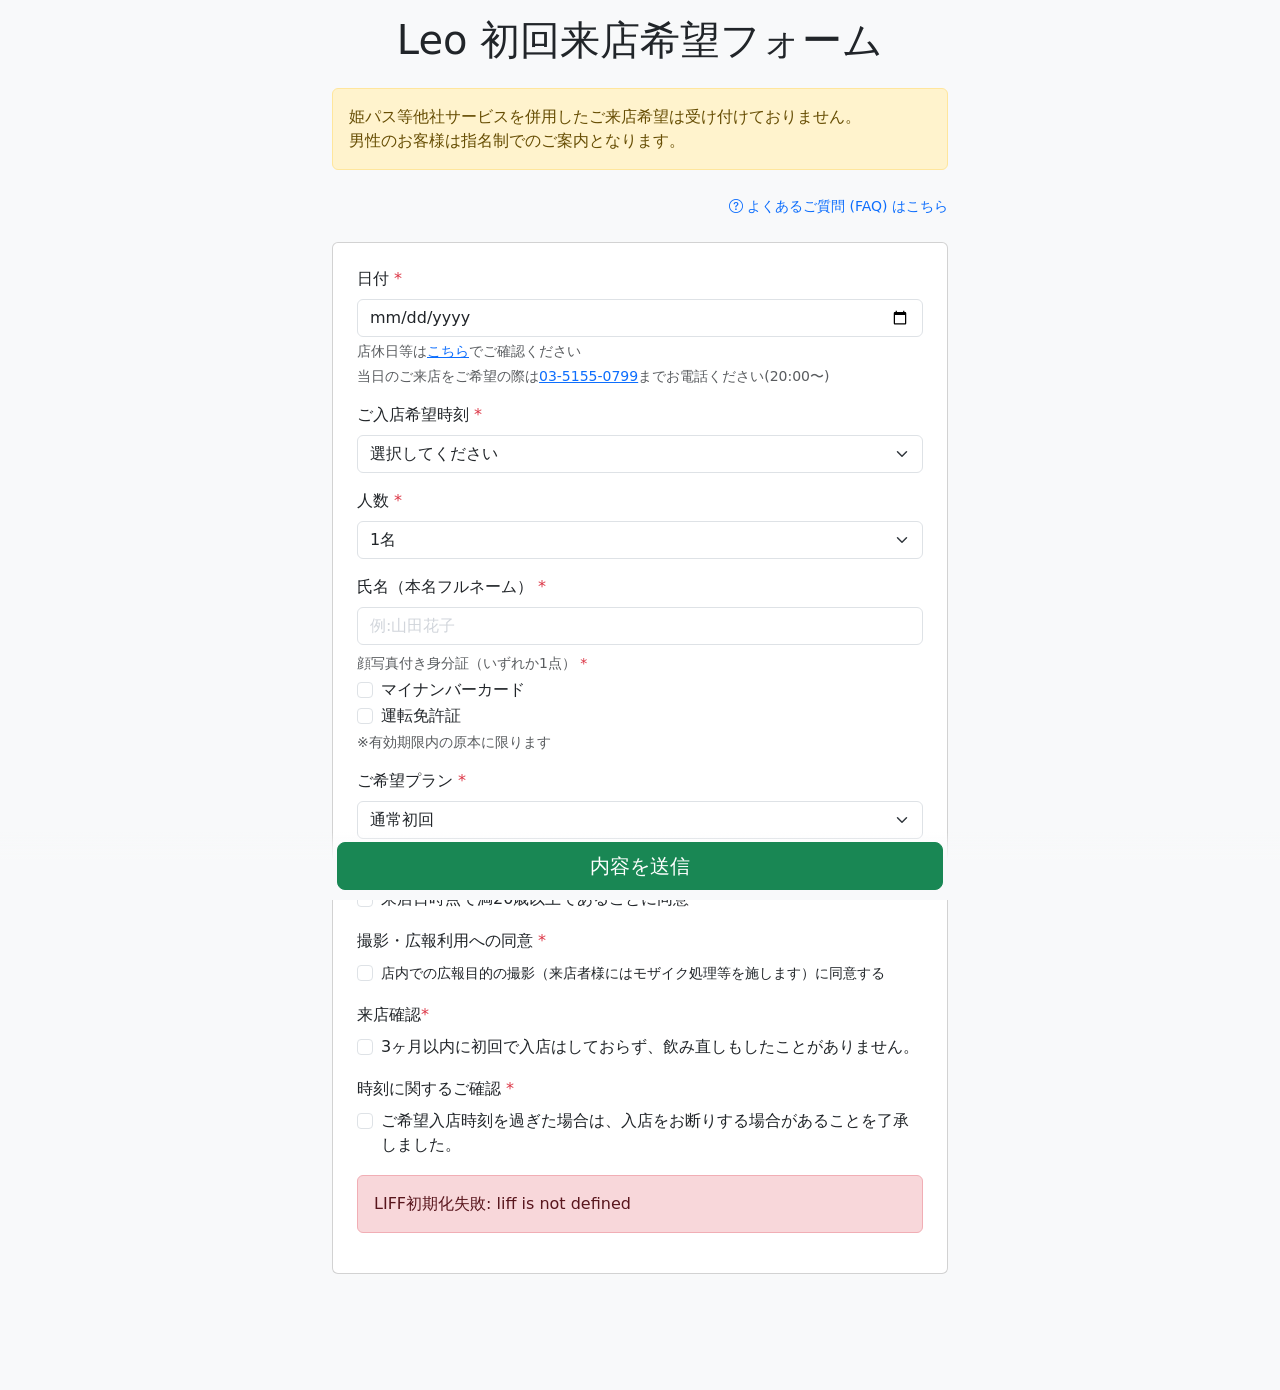
<file: index.html>
<!doctype html>
<html lang="ja">
<head>
  <meta charset="utf-8" />
  <title>来店希望フォーム</title>
  <meta name="viewport" content="width=device-width,initial-scale=1,viewport-fit=cover" />
  <meta name="color-scheme" content="light dark" />
  <link href="https://cdn.jsdelivr.net/npm/bootstrap@5.3.0/dist/css/bootstrap.min.css" rel="stylesheet">
  <link rel="stylesheet" href="https://cdn.jsdelivr.net/npm/bootstrap-icons@1.10.5/font/bootstrap-icons.css">
  <link rel="stylesheet" href="styles.css">
</head>
<body class="bg-light">
  <div class="container-fluid py-3">
    <div class="row justify-content-center">
      <div class="col-12 col-md-8 col-lg-6">
        <h1 class="text-center mb-4">初回限定営業 来店希望フォーム</h1>
        <div id="diag" class="alert alert-info d-none" style="font-family: monospace; white-space: pre-wrap;"></div>

        <!-- 来店希望受付終了メッセージ -->
        <div id="closed-message" class="alert alert-warning d-none text-center">
          <p class="mb-3">来店希望受付は終了いたしました。</p>
          <p class="mb-3">お手数ですがお店に直接お電話ください。</p>
          <p class="mb-3" style="font-size: 1.2em; font-weight: bold;">
            <a href="tel:03-5155-0799" style="color: inherit; text-decoration: none;">03-5155-0799</a>
          </p>
          <a href="tel:03-5155-0799" class="btn btn-primary btn-lg">
            <i class="bi bi-telephone"></i> お店に電話する
          </a>
        </div>

        <div id="event-note" class="alert alert-warning d-none mb-4"></div>

        <div class="mb-4 text-end">
          <a href="faq.html" class="text-decoration-none small">
            <i class="bi bi-question-circle"></i> よくあるご質問 (FAQ) はこちら
          </a>
        </div>

        <form id="form" class="card p-4" novalidate>
          <div class="mb-3">
            <label for="date" class="form-label">日付 <span class="text-danger">*</span></label>
            <input id="date" name="date" type="date" class="form-control" required />
            <div id="date-error" class="text-danger small mt-1 d-none">明日以降の日付を選択してください</div>
            <div class="form-text">
              店休日等は<a href="https://www.host2.jp/shop/leo/index_sp.html" target="_blank" rel="noopener">こちら</a>でご確認ください
            </div>
            <div class="form-text">
              当日のご来店をご希望の際は<a href="tel:0351550799">03-5155-0799</a>までお電話ください(20:00〜)
            </div>
          </div>

          <div class="mb-3">
            <label for="time" class="form-label">ご入店希望時刻 <span class="text-danger">*</span></label>
            <select id="time" name="time" class="form-select" required>
              <option value="">選択してください</option>
            </select>
          </div>

          <div class="mb-3">
            <label for="party_size" class="form-label">人数 <span class="text-danger">*</span></label>
            <select id="party_size" name="party_size" class="form-select" required>
              <!-- Dynamically populated based on MAX_PARTY_SIZE -->
            </select>
            <div id="party-size-note" class="form-text d-none">3名様以上でのご来店の際は、2名様ずつお席を分けさせていただく場合がございます。</div>
          </div>

          <div class="mb-3">
            <label class="form-label">氏名（本名フルネーム） <span class="text-danger">*</span></label>
            <input id="name" name="name" class="form-control" placeholder="例:山田花子" required maxlength="50" />
            <div class="id-checks mt-2" data-person="1">
              <div class="small text-muted mb-1">顔写真付き身分証（いずれか1点） <span class="text-danger">*</span></div>
              <div class="id-type-list"></div>
              <div class="form-text">※有効期限内の原本に限ります</div>
            </div>
          </div>

          <div id="additional-names-container">
            <!-- Dynamically populated based on party size -->
          </div>

          <div id="plan-wrap" class="mb-3">
            <label for="plan" class="form-label">ご希望プラン <span class="text-danger">*</span></label>
            <select id="plan" name="plan" class="form-select" required>
              <option value="通常初回" selected>通常初回</option>
              <option value="SPECIAL">SPECIAL</option>
            </select>
            <div id="plan-special-note" class="form-text d-none">※SPECIALプランはご来店時の混雑状況によってお受けできないことがあります。あらかじめご了承ください。</div>
            <div id="plan-special-time-error" class="text-danger small mt-1 d-none">SPECIALプランは21:00以降のご入店に限ります。</div>
          </div>

          <div class="mb-3">
            <label class="form-label">年齢のご確認 <span class="text-danger">*</span></label>
            <div class="form-check">
              <input class="form-check-input" type="checkbox" name="age_confirm" id="age_confirm" value="確認" required />
              <label class="form-check-label" for="age_confirm">年齢確認</label>
            </div>
          </div>

          <div class="mb-3">
            <label class="form-label">撮影・広報利用への同意 <span class="text-danger">*</span></label>
            <div class="form-check">
              <input class="form-check-input" type="checkbox" name="photo_consent" id="photo_consent" value="同意" required />
              <label class="form-check-label" for="photo_consent" style="font-size: 0.9em;">店内での広報目的の撮影（来店者様にはモザイク処理等を施します）に同意する</label>
            </div>
          </div>

          <div class="mb-3">
            <label class="form-label">来店確認<span class="text-danger">*</span></label>
            <div class="form-check">
              <input class="form-check-input" type="checkbox" name="first_visit" id="first_visit" value="確認" required />
              <label class="form-check-label" for="first_visit">3ヶ月以内に初回で入店はしておらず、飲み直しもしたことがありません。</label>
            </div>
          </div>

          <div class="mb-3">
            <label class="form-label">時刻に関するご確認 <span class="text-danger">*</span></label>
            <div class="form-check">
              <input class="form-check-input" type="checkbox" name="time_confirm" id="time_confirm" value="確認" required />
              <label class="form-check-label" for="time_confirm">ご希望入店時刻を過ぎた場合は、入店をお断りする場合があることを了承しました。</label>
            </div>
          </div>

          <div id="error" class="alert alert-danger d-none">送信に失敗しました。</div>
          <div id="ok" class="alert alert-success d-none">送信しました。LINEトークをご確認ください。</div>
        </form>
      </div>
    </div>
    <!-- フッターボタンのためのスペース -->
    <div style="height: 100px;"></div>
  </div>

  <div class="fixed-bottom-button">
    <div class="container-fluid">
      <div class="row justify-content-center">
        <div class="col-12 col-md-8 col-lg-6">
          <button id="submit" class="btn btn-success btn-lg w-100" type="button">内容を送信</button>
        </div>
      </div>
    </div>
  </div>

  <!-- SDKを先に読み込む -->
  <script src="https://static.line-scdn.net/liff/edge/2/sdk.js"></script>
  <script src="config.js"></script>
  <script src="app.js"></script>
</body>
</html>
</file>
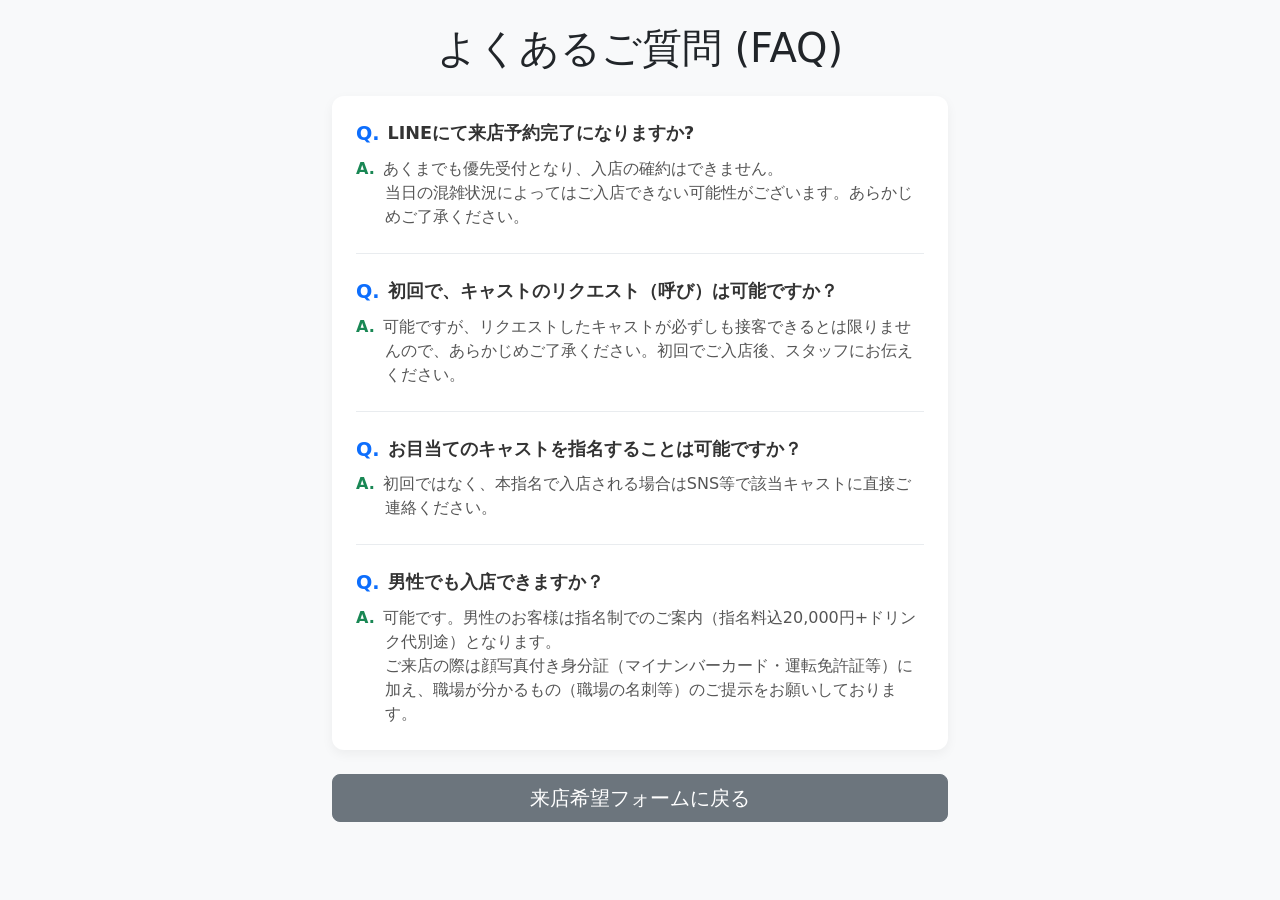
<file: faq.html>
<!doctype html>
<html lang="ja">
<head>
  <meta charset="utf-8" />
  <title>FAQ</title>
  <meta name="viewport" content="width=device-width,initial-scale=1,viewport-fit=cover" />
  <meta name="color-scheme" content="light dark" />
  <link href="https://cdn.jsdelivr.net/npm/bootstrap@5.3.0/dist/css/bootstrap.min.css" rel="stylesheet">
  <link rel="stylesheet" href="https://cdn.jsdelivr.net/npm/bootstrap-icons@1.10.5/font/bootstrap-icons.css">
  <link rel="stylesheet" href="styles.css">
  <style>
    .faq-item {
      margin-bottom: 1.5rem;
      border-bottom: 1px solid #e9ecef;
      padding-bottom: 1.5rem;
    }
    .faq-item:last-child {
      margin-bottom: 0;
      border-bottom: none;
      padding-bottom: 0;
    }
    .faq-question {
      font-weight: bold;
      color: #333;
      margin-bottom: 0.5rem;
      font-size: 1.1rem;
      display: flex;
      align-items: flex-start;
    }
    .faq-question::before {
      content: "Q.";
      color: #0d6efd;
      margin-right: 0.5rem;
      font-size: 1.2rem;
    }
    .faq-answer {
      color: #555;
      padding-left: 1.8rem;
    }
    .faq-answer::before {
      content: "A.";
      color: #198754;
      margin-left: -1.8rem;
      margin-right: 0.5rem;
      font-weight: bold;
    }
    .back-button {
      position: sticky;
      bottom: 20px;
      margin-top: 2rem;
    }
    body {
      background-color: #f8f9fa;
    }
    .card {
      border: none;
      box-shadow: 0 4px 12px rgba(0,0,0,0.05);
      border-radius: 12px;
    }
  </style>
</head>
<body class="bg-light">
  <div class="container-fluid py-4">
    <div class="row justify-content-center">
      <div class="col-12 col-md-8 col-lg-6">
        <h1 class="text-center mb-4">よくあるご質問 (FAQ)</h1>
        
        <div class="card p-4 mb-4">
          <div class="faq-item">
            <div class="faq-question">LINEにて来店予約完了になりますか?</div>
            <div class="faq-answer">あくまでも優先受付となり、入店の確約はできません。<br>当日の混雑状況によってはご入店できない可能性がございます。あらかじめご了承ください。</div>
          </div>

          <div class="faq-item">
            <div class="faq-question">初回で、キャストのリクエスト（呼び）は可能ですか？</div>
            <div class="faq-answer">可能ですが、リクエストしたキャストが必ずしも接客できるとは限りませんので、あらかじめご了承ください。初回でご入店後、スタッフにお伝えください。</div>
          </div>

          <div class="faq-item">
            <div class="faq-question">お目当てのキャストを指名することは可能ですか？</div>
            <div class="faq-answer">初回ではなく、本指名で入店される場合はSNS等で該当キャストに直接ご連絡ください。</div>
          </div>

          <div class="faq-item">
            <div class="faq-question">男性でも入店できますか？</div>
            <div class="faq-answer">可能です。男性のお客様は指名制でのご案内（指名料込20,000円+ドリンク代別途）となります。<br>ご来店の際は顔写真付き身分証（マイナンバーカード・運転免許証等）に加え、職場が分かるもの（職場の名刺等）のご提示をお願いしております。</div>
          </div>
        </div>

        <div class="text-center mb-5">
          <a href="index.html" id="back-link" class="btn btn-secondary btn-lg w-100">来店希望フォームに戻る</a>
        </div>
      </div>
    </div>
  </div>

  <script src="config.js"></script>
  <script>
    // タイトルの設定
    if (typeof CONFIG !== 'undefined' && CONFIG.EVENT && CONFIG.EVENT.TITLE) {
      document.title = `FAQ - ${CONFIG.EVENT.TITLE}`;
    }
    // 戻るボタンのURL設定
    if (typeof CONFIG !== 'undefined' && CONFIG.LIFF_ID) {
      const backLink = document.getElementById('back-link');
      if (backLink) {
        backLink.href = `https://liff.line.me/${CONFIG.LIFF_ID}`;
      }
    }
  </script>
</body>
</html>
</file>
<file: styles.css>
/* 必要最小限のカスタムスタイル（Bootstrapで対応できない部分のみ） */

/* プレースホルダーの文字色を薄く */
.form-control::placeholder,
.form-select::placeholder {
  color: #d1d5db;
  opacity: 1;
}

/* iOS Safari の input[type="date"] が中央寄せになるのを左寄せに統一 */
input[type="date"].form-control {
  text-align: left;
  -webkit-appearance: none;
  appearance: none;
}

/* iOS の日付値は独立した shadow element なので個別に左寄せ */
input[type="date"]::-webkit-date-and-time-value {
  text-align: left;
}

input[type="date"]::-webkit-datetime-edit {
  text-align: left;
  display: block;
}

#diag {
  font-family: monospace;
  font-size: 12px;
  line-height: 1.5;
  white-space: pre-wrap;
}

.fixed-bottom-button {
  position: fixed;
  bottom: 0;
  left: 0;
  right: 0;
  padding: 10px;
  background: linear-gradient(180deg, rgba(248,249,250,0) 0%, rgba(248,249,250,1) 40%, rgba(248,249,250,1) 100%);
  z-index: 1000;
}

/* 条件分岐で表示される領域のスタイル */
#experience_fields,
#media_referral_field,
#media_other_field,
#job_other_field {
  background-color: #f8f9fa;
  border: 1px solid #e9ecef;
  border-radius: 8px;
  padding: 16px;
  margin-top: 8px;
}

#event-note {
  white-space: pre-wrap;
}

/* 経験詳細フィールド専用の追加スタイル */
#experience_fields {
  margin-bottom: 16px;
}

/* 経験詳細フィールド内のエラー表示を強化 */
#experience_fields .mb-3.has-error {
  background-color: #f8d7da !important;
  border: 2px solid #dc3545 !important;
  border-radius: 8px !important;
  padding: 12px !important;
  margin-bottom: 16px !important;
}

/* 経験詳細フィールド内のさらに強いエラー表示 */
#experience_fields .mb-3.experience-field-error {
  background-color: #fecaca !important;
  border: 2px solid #dc2626 !important;
  border-radius: 8px !important;
  padding: 12px !important;
  margin-bottom: 16px !important;
}

#experience_fields .form-control.is-invalid,
#experience_fields input.form-control.is-invalid {
  border-color: #dc3545 !important;
  box-shadow: 0 0 0 0.25rem rgba(220, 53, 69, 0.25) !important;
  background-color: #fff !important;
}

#experience_fields .mb-3.has-error .form-label,
#experience_fields .mb-3.experience-field-error .form-label {
  color: #842029 !important;
  font-weight: 700 !important;
}

/* 経験詳細コンテナ全体にエラーがある場合の追加スタイル */
#experience_fields.has-errors {
  border: 2px solid #dc3545 !important;
  background-color: #fef2f2 !important;
  border-radius: 12px !important;
}

/* デバッグ用：エラー状態の要素を強制表示 */
.form-control.is-invalid {
  border: 2px solid #dc3545 !important;
  background-color: #fff5f5 !important;
}

.mb-3.has-error {
  background-color: #fed7d7 !important;
  border: 1px solid #fc8181 !important;
  padding: 8px !important;
  border-radius: 6px !important;
}

/* 必須項目バリデーションエラー時のスタイル */
.form-control.is-invalid,
.form-select.is-invalid {
  border-color: #dc3545;
  box-shadow: 0 0 0 0.25rem rgba(220, 53, 69, 0.25);
}

.form-check.is-invalid .form-check-input {
  border-color: #dc3545;
  box-shadow: 0 0 0 0.25rem rgba(220, 53, 69, 0.25);
}

.form-check.is-invalid .form-check-label {
  color: #dc3545;
  font-weight: 600;
}

/* エラー状態の親要素 */
.mb-3.has-error {
  padding: 8px;
  background-color: #f8d7da;
  border: 1px solid #f5c2c7;
  border-radius: 6px;
}

.mb-3.has-error .form-label {
  color: #842029;
  font-weight: 600;
}
</file>
